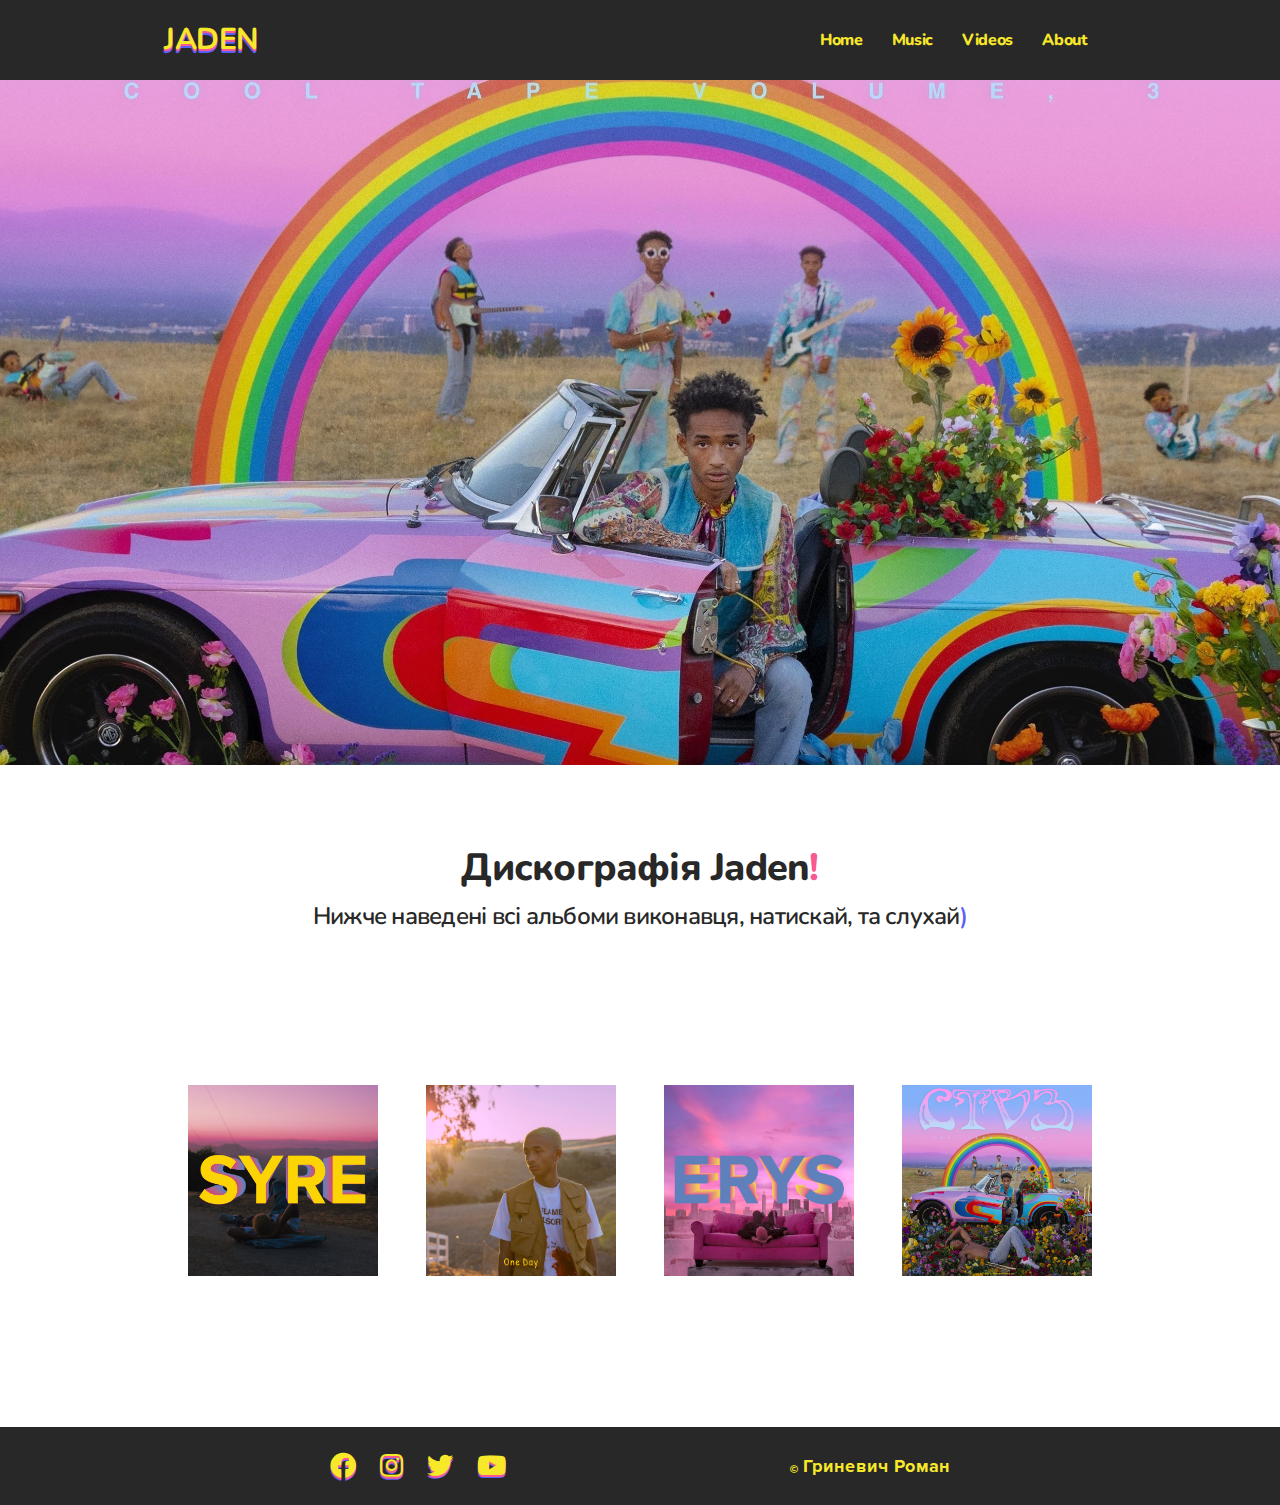
<file: music.html>
<!DOCTYPE html>
<!-- made by Roman Hrynevych -->
<html lang="en">
<!-- start of head -->
<head>
    <meta charset="UTF-8">
    <meta http-equiv="X-UA-Compatible" content="IE=edge">
    <meta name="viewport" content="width=device-width, initial-scale=1.0">
    <title>Jaden</title>
    <!-- favicon -->
    <link rel="shortcut icon" href="img/favicon.png" type="image/png">
    <!-- Google Fonts (Nunito and Montserrat) -->
    <link rel="preconnect" href="https://fonts.gstatic.com">
    <link href="https://fonts.googleapis.com/css2?family=Nunito:wght@200;300;400;600;700;800;900&display=swap" rel="stylesheet">
    <link href="https://fonts.googleapis.com/css2?family=Montserrat:wght@100;200;300;400;500;600;700;800;900&display=swap" rel="stylesheet">
    <!-- link for fontawesome -->
    <link rel="stylesheet" href="fontawesome/css/all.css">
    <!-- link for scss styles -->
    <link rel="stylesheet" href="scss/music/music.css">
    <!-- Scripts for preloader and jquery -->
    <script src="https://code.jquery.com/jquery-3.5.0.js"></script>
</head>
<!-- start of body -->
<body>
    <!-- header with dropdown menu -->
    <div class="header-wrapper">
        <header>
            <div class="cont header-flex">
                <a href="index.html" class="logo">JADEN</a>
                <ul class="menu">
                    <ul id="burger" onclick="openOrCloseDropdown()">
                        <li></li>
                    </ul>
                    <li>
                        <a href="index.html">Home</a>
                    </li>
                    <li>
                        <a href="music.html">Music</a>
                    </li>
                    <li>
                        <a href="videos.html">Videos</a>
                    </li>
                    <li>
                        <a href="about.html">About</a>
                    </li>
                </ul>
            </div>
        </header>
        <ul id="drop-down-menu">
            <div class="drop-down-flex">
                <li class="nav-link">
                    <a href="index.html">Home</a>
                </li>
                <li class="nav-link">
                    <a href="music.html">Music</a>
                </li>
                <li class="nav-link">
                    <a href="videos.html">Videos</a>
                </li>
                <li class="nav-link">
                    <a href="about.html">About</a>
                </li>
            </div>
        </ul>    
    </div>
    <!-- main part of file -->
    <div class="container">
        <div id="billboardcover"></div>
        <div class="cont">
            <div class="billboard">
                <div class="title">Дискографія Jaden</div>
                <div class="text">Нижче наведені всі альбоми виконавця, натискай, та слухай</div>
            </div>
            <div class="albums">
                <div class="album" id="coverOfAlbum1" onclick="transformToFullScreen(this.id)">
                    <img src="img/albums_covers/SYRE_cover.jpg" alt="SYRE">
                    <div class="title">SYRE</div>
                    <div class="links">
                        <a href=""></a>
                        <a href=""></a>
                        <a href=""></a>
                        <a href=""></a>
                    </div>
                    <div class="spotifyiframe">iframe_SYRE</div>
                </div>
                <div class="album" id="coverOfAlbum2" onclick="transformToFullScreen(this.id)">
                    <img src="img/albums_covers/The_Sunset_Tapes_cover.jpg" alt="The Sunset Tapes">
                    <div class="title">The Sunset Tapes</div>
                    <div class="spotifyiframe">iframe_SunsetTapes</div>
                </div>
                <div class="album" id="coverOfAlbum3" onclick="transformToFullScreen(this.id)">
                    <img src="img/albums_covers/ERYS_cover.jpg" alt="ERYS">
                    <div class="title">ERYS</div>
                    <div class="spotifyiframe">iframe_ERYS</div>
                </div>
                <div class="album" id="coverOfAlbum4" onclick="transformToFullScreen(this.id)">
                    <img src="img/albums_covers/CTV3_cover.jpg" alt="CTV3">
                    <div class="title">CTV3</div>
                    <div class="spotifyiframe">iframe_CTV3</div>
                </div>
            </div>
        </div>
    </div>
    <!-- Spotify widgets -->
    <div class="content-focus" id="popup">
        <div class="wrapper" onclick="removeDiv()"></div>
        <div class="content">
            <div class="cloned">
                <iframe class="hidden" id="iframe_SYRE"
                    src="https://open.spotify.com/embed/album/4IFpj2jyRcugt1yzH82m3E" width="100%" frameborder="0"
                    allowtransparency="true" allow="encrypted-media"></iframe>
                <iframe class="hidden" id="iframe_SunsetTapes"
                    src="https://open.spotify.com/embed/album/5SEBhuhm9MbbRg3YOOuaCR" width="100%" frameborder="0"
                    allowtransparency="true" allow="encrypted-media"></iframe>
                <iframe class="hidden" id="iframe_ERYS"
                    src="https://open.spotify.com/embed/album/6cKBoHXh7dKn2gVsGniZ58" width="100%" frameborder="0"
                    allowtransparency="true" allow="encrypted-media"></iframe>
                <iframe class="hidden" id="iframe_CTV3"
                    src="https://open.spotify.com/embed/album/2NuZ1TloomufyKf57ZLBQn" width="100%" frameborder="0"
                    allowtransparency="true" allow="encrypted-media"></iframe>
            </div>
        </div>
    </div>
    <!-- footer -->
    <footer>
        <div class="footer-cont">
            <div class="social-media">
                <a href="https://www.facebook.com/officialjaden"><i class="fab fa-facebook"></i></a>
                <a href="https://www.instagram.com/c.syresmith/?hl=en"><i class="fab fa-instagram"></i></a>
                <a href="https://twitter.com/jaden"><i class="fab fa-twitter"></i></a>
                <a href="https://www.youtube.com/channel/UC-w7D3GsJecTHA8Sjcyn6sQ"><i class="fab fa-youtube"></i></a>
            </div> 
            <div class="break-mobile"></div> 
            <a href="about.html" class="copyright"><i class="far fa-copyright"></i> Гриневич Роман</a>
        </div>
    </footer>

    <!-- Scripts -->
    <script src="/js/menu-mobile-drop-down-menu.js"></script>
    <script src="/js/music_popup.js"></script>
</body>
</html>
</file>
<file: scss/music/music.css>
html, body, div, span, applet, object, iframe, h1, h2, h3, h4, h5, h6, p, blockquote, pre, a, abbr, acronym, address, big, cite, code, del, dfn, em, img, ins, kbd, q, s, samp, small, strike, strong, sub, sup, tt, var, b, u, i, center, dl, dt, dd, ol, ul, li, fieldset, form, label, legend, table, caption, tbody, tfoot, thead, tr, th, td, article, aside, canvas, details, embed, figure, figcaption, footer, header, hgroup, menu, nav, output, ruby, section, summary, time, mark, audio, video {
  margin: 0;
  padding: 0;
  border: 0;
  font-size: 100%;
  font: inherit;
  vertical-align: baseline;
}

/* HTML5 display-role reset for older browsers */
article, aside, details, figcaption, figure, footer, header, hgroup, menu, nav, section {
  display: block;
}

body {
  line-height: 1;
}

ol, ul {
  list-style: none;
}

blockquote, q {
  quotes: none;
}

blockquote:before, blockquote:after {
  content: '';
  content: none;
}

q:before, q:after {
  content: '';
  content: none;
}

table {
  border-collapse: collapse;
  border-spacing: 0;
}

@font-face {
  font-family: "Proxima-L";
  src: url("../../fonts/ProximaNova-Light.ttf") format("truetype");
  font-weight: normal;
  font-style: normal;
}

@font-face {
  font-family: "Proxima-R";
  src: url("../../fonts/ProximaNova-Regular.ttf") format("truetype");
  font-weight: normal;
  font-style: normal;
}

@font-face {
  font-family: "Proxima-SB";
  src: url("../../fonts/ProximaNova-Semibold.ttf") format("truetype");
  font-weight: normal;
  font-style: normal;
}

@font-face {
  font-family: "Proxima-B";
  src: url("../../fonts/ProximaNova-Bold.ttf") format("truetype");
  font-weight: normal;
  font-style: normal;
}

@font-face {
  font-family: "Proxima-EXB";
  src: url("../../fonts/ProximaNova-Extrabld.ttf") format("truetype");
  font-weight: normal;
  font-style: normal;
}

body:hover::-webkit-scrollbar-thumb, .content-focus .content:hover::-webkit-scrollbar-thumb {
  background: linear-gradient(341deg, #F75990 15%, #F8E82A 79%);
}

body::-webkit-scrollbar-thumb, .content-focus .content::-webkit-scrollbar-thumb {
  background: linear-gradient(341deg, #F75990 15%, #595FF7 79%);
}

body::-webkit-scrollbar, .content-focus .content::-webkit-scrollbar {
  width: 13px;
  cursor: pointer;
}

body::-webkit-scrollbar-thumb, .content-focus .content::-webkit-scrollbar-thumb {
  border-radius: 15px;
  border: solid 3px #282828;
  -webkit-transition-timing-function: ease;
          transition-timing-function: ease;
  transition: 0.3s;
  -o-transition: 0.3s;
  -moz-transition: 0.3s;
  -webkit-transition: 0.3s;
  -ms-transition: 0.3s;
}

body::-webkit-scrollbar-track, .content-focus .content::-webkit-scrollbar-track {
  background: #282828;
}

#preloader {
  position: fixed;
  z-index: 99999;
  left: 0;
  top: 0;
  width: 100%;
  height: 100%;
  background: #282828;
  color: #F8E82A;
  font-size: 120px;
  text-align: center;
  font-weight: 700;
  letter-spacing: -0.02em;
  line-height: 100vh;
  -webkit-transition-timing-function: ease-in-out;
          transition-timing-function: ease-in-out;
  transition: 0.3s;
  -o-transition: 0.3s;
  -moz-transition: 0.3s;
  -webkit-transition: 0.3s;
  -ms-transition: 0.3s;
  -webkit-animation: animation-preloader 1.75s infinite;
          animation: animation-preloader 1.75s infinite;
}

@media only screen and (max-device-width: 761px) {
  #preloader {
    font-size: 60px;
  }
}

@media only screen and (min-device-width: 762px) and (max-device-width: 800px) {
  #preloader {
    font-size: 32px;
  }
}

@-webkit-keyframes animation-preloader {
  0% {
    -webkit-transform: scale(1);
            transform: scale(1);
    text-shadow: none;
  }
  50% {
    -webkit-transform: scale(1.3);
            transform: scale(1.3);
    text-shadow: 0px 2px 0px #F75990, 0px 4px 0px #595FF7;
  }
  100% {
    -webkit-transform: scale(1);
            transform: scale(1);
    text-shadow: none;
  }
}

@keyframes animation-preloader {
  0% {
    -webkit-transform: scale(1);
            transform: scale(1);
    text-shadow: none;
  }
  50% {
    -webkit-transform: scale(1.3);
            transform: scale(1.3);
    text-shadow: 0px 2px 0px #F75990, 0px 4px 0px #595FF7;
  }
  100% {
    -webkit-transform: scale(1);
            transform: scale(1);
    text-shadow: none;
  }
}

.container img {
  width: 100%;
  background-position: center center;
  background-size: cover;
  background-repeat: no-repeat;
}

body {
  background: #fff;
  color: #282828;
  font-family: "Nunito", sans-serif, sans-serif;
}

@font-face {
  font-family: "Proxima-L";
  src: url("../../fonts/ProximaNova-Light.ttf") format("truetype");
  font-weight: normal;
  font-style: normal;
}

@font-face {
  font-family: "Proxima-R";
  src: url("../../fonts/ProximaNova-Regular.ttf") format("truetype");
  font-weight: normal;
  font-style: normal;
}

@font-face {
  font-family: "Proxima-SB";
  src: url("../../fonts/ProximaNova-Semibold.ttf") format("truetype");
  font-weight: normal;
  font-style: normal;
}

@font-face {
  font-family: "Proxima-B";
  src: url("../../fonts/ProximaNova-Bold.ttf") format("truetype");
  font-weight: normal;
  font-style: normal;
}

@font-face {
  font-family: "Proxima-EXB";
  src: url("../../fonts/ProximaNova-Extrabld.ttf") format("truetype");
  font-weight: normal;
  font-style: normal;
}

body:hover::-webkit-scrollbar-thumb, .content-focus .content:hover::-webkit-scrollbar-thumb {
  background: linear-gradient(341deg, #F75990 15%, #F8E82A 79%);
}

body::-webkit-scrollbar-thumb, .content-focus .content::-webkit-scrollbar-thumb {
  background: linear-gradient(341deg, #F75990 15%, #595FF7 79%);
}

body::-webkit-scrollbar, .content-focus .content::-webkit-scrollbar {
  width: 13px;
  cursor: pointer;
}

body::-webkit-scrollbar-thumb, .content-focus .content::-webkit-scrollbar-thumb {
  border-radius: 15px;
  border: solid 3px #282828;
  -webkit-transition-timing-function: ease;
          transition-timing-function: ease;
  transition: 0.3s;
  -o-transition: 0.3s;
  -moz-transition: 0.3s;
  -webkit-transition: 0.3s;
  -ms-transition: 0.3s;
}

body::-webkit-scrollbar-track, .content-focus .content::-webkit-scrollbar-track {
  background: #282828;
}

#preloader {
  position: fixed;
  z-index: 99999;
  left: 0;
  top: 0;
  width: 100%;
  height: 100%;
  background: #282828;
  color: #F8E82A;
  font-size: 120px;
  text-align: center;
  font-weight: 700;
  letter-spacing: -0.02em;
  line-height: 100vh;
  -webkit-transition-timing-function: ease-in-out;
          transition-timing-function: ease-in-out;
  transition: 0.3s;
  -o-transition: 0.3s;
  -moz-transition: 0.3s;
  -webkit-transition: 0.3s;
  -ms-transition: 0.3s;
  -webkit-animation: animation-preloader 1.75s infinite;
          animation: animation-preloader 1.75s infinite;
}

@media only screen and (max-device-width: 761px) {
  #preloader {
    font-size: 60px;
  }
}

@media only screen and (min-device-width: 762px) and (max-device-width: 800px) {
  #preloader {
    font-size: 32px;
  }
}

@keyframes animation-preloader {
  0% {
    -webkit-transform: scale(1);
            transform: scale(1);
    text-shadow: none;
  }
  50% {
    -webkit-transform: scale(1.3);
            transform: scale(1.3);
    text-shadow: 0px 2px 0px #F75990, 0px 4px 0px #595FF7;
  }
  100% {
    -webkit-transform: scale(1);
            transform: scale(1);
    text-shadow: none;
  }
}

.container img {
  width: 100%;
  background-position: center center;
  background-size: cover;
  background-repeat: no-repeat;
}

body {
  background: #fff;
  color: #282828;
  font-family: "Nunito", sans-serif, sans-serif;
}

.cont {
  width: 74.3056%;
  margin: 0 auto;
}

.cont.header-flex {
  height: 100%;
  display: -webkit-box;
  display: -ms-flexbox;
  display: flex;
  -webkit-box-pack: justify;
      -ms-flex-pack: justify;
          justify-content: space-between;
  -webkit-box-align: center;
      -ms-flex-align: center;
          align-items: center;
}

@media only screen and (max-device-width: 761px) {
  .cont.header-flex {
    -webkit-box-pack: center;
        -ms-flex-pack: center;
            justify-content: center;
    -webkit-box-orient: vertical;
    -webkit-box-direction: normal;
        -ms-flex-direction: column;
            flex-direction: column;
  }
}

.header-wrapper header {
  position: fixed;
  background-color: rgba(0, 0, 0, 0.4);
  -webkit-backdrop-filter: blur(10px);
          backdrop-filter: blur(10px);
  z-index: 3;
  height: calc(80px - 20px);
  width: 100%;
  -webkit-transition-timing-function: ease;
          transition-timing-function: ease;
  transition: 0.4s;
  -o-transition: 0.4s;
  -moz-transition: 0.4s;
  -webkit-transition: 0.4s;
  -ms-transition: 0.4s;
}

.header-wrapper header:hover {
  background-color: #282828;
  height: 80px;
}

.header-wrapper header .logo {
  font-size: 30px;
  font-weight: 700;
  letter-spacing: -0.02em;
  color: #F8E82A;
  text-shadow: 0px 2px 0px #F75990, 0px 4px 0px #595FF7;
  text-decoration: none;
  position: relative;
  -webkit-transition-timing-function: ease;
          transition-timing-function: ease;
  transition: 0.3s;
  -o-transition: 0.3s;
  -moz-transition: 0.3s;
  -webkit-transition: 0.3s;
  -ms-transition: 0.3s;
}

@media only screen and (max-device-width: 761px) {
  .header-wrapper header .logo {
    font-size: 42px;
  }
}

@media only screen and (min-device-width: 762px) and (max-device-width: 800px) {
  .header-wrapper header .logo {
    font-size: 32px;
  }
}

.header-wrapper header .logo:hover {
  text-shadow: none;
  color: #F75990;
}

.header-wrapper header .menu {
  display: -webkit-box;
  display: -ms-flexbox;
  display: flex;
  -webkit-box-pack: justify;
      -ms-flex-pack: justify;
          justify-content: space-between;
  -webkit-box-align: center;
      -ms-flex-align: center;
          align-items: center;
}

.header-wrapper header .menu #burger {
  display: none;
}

.header-wrapper header .menu > li {
  margin-right: 29px;
}

.header-wrapper header .menu > li a {
  font-weight: 800;
  font-size: 16px;
  letter-spacing: -0.02em;
  color: #F8E82A;
  text-decoration: none;
  position: relative;
  -webkit-transition-timing-function: ease;
          transition-timing-function: ease;
  transition: 0.3s;
  -o-transition: 0.3s;
  -moz-transition: 0.3s;
  -webkit-transition: 0.3s;
  -ms-transition: 0.3s;
}

.header-wrapper header .menu > li a::before {
  width: 0;
  height: 2px;
  bottom: -1px;
  left: 50%;
  position: absolute;
  content: " ";
  background: #F75990;
  border-radius: 5px;
  -webkit-transition-timing-function: ease;
          transition-timing-function: ease;
  transition: 0.3s;
  -o-transition: 0.3s;
  -moz-transition: 0.3s;
  -webkit-transition: 0.3s;
  -ms-transition: 0.3s;
}

.header-wrapper header .menu > li a:hover {
  color: #F75990;
}

.header-wrapper header .menu > li a:hover::before {
  width: 110%;
  color: #F75990;
  left: -5%;
}

.header-wrapper #drop-down-menu {
  display: none;
}

@media only screen and (max-device-width: 761px) {
  .header-wrapper header {
    height: calc(80px);
  }
  .header-wrapper header.active {
    background: #282828;
  }
  .header-wrapper header > .cont {
    position: relative;
  }
  .header-wrapper header .menu > li {
    display: none;
  }
  .header-wrapper header .menu #burger {
    display: block;
    position: absolute;
    top: 53%;
    -webkit-transform: translate(0, -50%);
            transform: translate(0, -50%);
    right: -20px;
  }
  .header-wrapper header .menu #burger li {
    width: 30px;
    height: 3px;
    background: #F8E82A;
    display: block;
    margin-bottom: 5px;
    border-radius: 20px;
    opacity: 1;
    position: relative;
    -webkit-transition-timing-function: ease-in-out;
            transition-timing-function: ease-in-out;
    transition: 0.5s;
    -o-transition: 0.5s;
    -moz-transition: 0.5s;
    -webkit-transition: 0.5s;
    -ms-transition: 0.5s;
  }
  .header-wrapper header .menu #burger li::before, .header-wrapper header .menu #burger li::after {
    -webkit-transition-timing-function: ease;
            transition-timing-function: ease;
    transition: 0.3s;
    -o-transition: 0.3s;
    -moz-transition: 0.3s;
    -webkit-transition: 0.3s;
    -ms-transition: 0.3s;
    position: absolute;
    left: 0;
    height: 3.5px;
    width: 30px;
    content: "";
    background: #F8E82A;
    border-radius: 20px;
  }
  .header-wrapper header .menu #burger li::before {
    top: -8px;
  }
  .header-wrapper header .menu #burger li::after {
    bottom: -8px;
  }
  .header-wrapper header .menu #burger.active li {
    background: transparent;
  }
  .header-wrapper header .menu #burger.active li::before, .header-wrapper header .menu #burger.active li::after {
    background: #F75990;
    -webkit-transform: rotateZ(45deg);
            transform: rotateZ(45deg);
    top: 0;
    bottom: 0;
  }
  .header-wrapper header .menu #burger.active li::after {
    -webkit-transform: rotateZ(-45deg);
            transform: rotateZ(-45deg);
  }
  .header-wrapper #drop-down-menu {
    position: fixed;
    height: 0;
    width: 100%;
    top: 0;
    left: 0;
    z-index: 2;
    display: block;
    opacity: 0;
    -webkit-transition-timing-function: ease-out;
            transition-timing-function: ease-out;
    transition: 0.5s;
    -o-transition: 0.5s;
    -moz-transition: 0.5s;
    -webkit-transition: 0.5s;
    -ms-transition: 0.5s;
  }
  .header-wrapper #drop-down-menu.active {
    -webkit-transition-timing-function: ease-out;
            transition-timing-function: ease-out;
    transition: 0.5s;
    -o-transition: 0.5s;
    -moz-transition: 0.5s;
    -webkit-transition: 0.5s;
    -ms-transition: 0.5s;
    height: 100%;
    background: #282828;
    opacity: 1;
  }
  .header-wrapper #drop-down-menu .drop-down-flex {
    height: 100%;
    text-align: center;
    display: -webkit-box;
    display: -ms-flexbox;
    display: flex;
    -webkit-box-orient: vertical;
    -webkit-box-direction: normal;
        -ms-flex-direction: column;
            flex-direction: column;
    -webkit-box-pack: center;
        -ms-flex-pack: center;
            justify-content: center;
  }
  .header-wrapper #drop-down-menu .drop-down-flex li {
    padding: 25px 0;
  }
  .header-wrapper #drop-down-menu .drop-down-flex li:nth-child(1) {
    -webkit-transition-timing-function: ease;
            transition-timing-function: ease;
    transition: 0.25s;
    -o-transition: 0.25s;
    -moz-transition: 0.25s;
    -webkit-transition: 0.25s;
    -ms-transition: 0.25s;
    opacity: 0;
  }
  .header-wrapper #drop-down-menu .drop-down-flex li:nth-child(1).nav-link-open {
    opacity: 1;
    -webkit-transform: translateY(15px);
            transform: translateY(15px);
    -webkit-transition-delay: 0.25s;
            transition-delay: 0.25s;
  }
  .header-wrapper #drop-down-menu .drop-down-flex li:nth-child(2) {
    -webkit-transition-timing-function: ease;
            transition-timing-function: ease;
    transition: 0.25s;
    -o-transition: 0.25s;
    -moz-transition: 0.25s;
    -webkit-transition: 0.25s;
    -ms-transition: 0.25s;
    opacity: 0;
  }
  .header-wrapper #drop-down-menu .drop-down-flex li:nth-child(2).nav-link-open {
    opacity: 1;
    -webkit-transform: translateY(15px);
            transform: translateY(15px);
    -webkit-transition-delay: 0.5s;
            transition-delay: 0.5s;
  }
  .header-wrapper #drop-down-menu .drop-down-flex li:nth-child(3) {
    -webkit-transition-timing-function: ease;
            transition-timing-function: ease;
    transition: 0.25s;
    -o-transition: 0.25s;
    -moz-transition: 0.25s;
    -webkit-transition: 0.25s;
    -ms-transition: 0.25s;
    opacity: 0;
  }
  .header-wrapper #drop-down-menu .drop-down-flex li:nth-child(3).nav-link-open {
    opacity: 1;
    -webkit-transform: translateY(15px);
            transform: translateY(15px);
    -webkit-transition-delay: 0.75s;
            transition-delay: 0.75s;
  }
  .header-wrapper #drop-down-menu .drop-down-flex li:nth-child(4) {
    -webkit-transition-timing-function: ease;
            transition-timing-function: ease;
    transition: 0.25s;
    -o-transition: 0.25s;
    -moz-transition: 0.25s;
    -webkit-transition: 0.25s;
    -ms-transition: 0.25s;
    opacity: 0;
  }
  .header-wrapper #drop-down-menu .drop-down-flex li:nth-child(4).nav-link-open {
    opacity: 1;
    -webkit-transform: translateY(15px);
            transform: translateY(15px);
    -webkit-transition-delay: 1s;
            transition-delay: 1s;
  }
  .header-wrapper #drop-down-menu .drop-down-flex li a {
    font-weight: 800;
    font-size: 42px;
    letter-spacing: -0.02em;
    color: #F8E82A;
    text-decoration: none;
    padding: 10px 0;
  }
  .header-wrapper #drop-down-menu .drop-down-flex li a:hover {
    color: #F75990;
  }
}

footer {
  margin-top: -5px;
  background: #282828;
}

footer .footer-cont {
  width: 50%;
  margin: 0 auto;
  display: -webkit-box;
  display: -ms-flexbox;
  display: flex;
  -ms-flex-wrap: wrap;
      flex-wrap: wrap;
  -webkit-box-align: center;
      -ms-flex-align: center;
          align-items: center;
  -webkit-box-pack: justify;
      -ms-flex-pack: justify;
          justify-content: space-between;
  padding: 25px 0;
}

@media only screen and (max-device-width: 761px) {
  footer .footer-cont {
    width: 74.3056%;
    -webkit-box-pack: center;
        -ms-flex-pack: center;
            justify-content: center;
  }
}

footer .footer-cont .social-media {
  -ms-flex-item-align: center;
      -ms-grid-row-align: center;
      align-self: center;
}

footer .footer-cont .break-mobile {
  display: none;
}

footer a {
  font-size: 26px;
  margin: 0 10px;
  color: #F8E82A;
  text-shadow: 0px 1.5px 0px #F75990, 0px 3px 0px #595FF7;
  text-decoration: none;
  -webkit-transition-timing-function: ease;
          transition-timing-function: ease;
  transition: 0.3s;
  -o-transition: 0.3s;
  -moz-transition: 0.3s;
  -webkit-transition: 0.3s;
  -ms-transition: 0.3s;
}

footer a:hover {
  color: #F75990;
  text-shadow: none;
}

footer .copyright {
  font-size: 18px;
  font-family: 'Proxima-B';
  text-shadow: none;
  color: #F8E82A;
}

footer .copyright .fa-copyright {
  font-size: 8px;
}

@media only screen and (max-device-width: 761px) {
  footer .break-mobile {
    -ms-flex-preferred-size: 100%;
        flex-basis: 100%;
    height: 0;
  }
  footer .copyright {
    margin-top: 0;
  }
}

@media only screen and (max-device-width: 511px) {
  footer .copyright {
    margin-top: 20px;
  }
}

.overflow-hidden {
  overflow: hidden;
}

.break {
  -ms-flex-preferred-size: 100%;
      flex-basis: 100%;
  height: 0;
}

.break-column {
  -ms-flex-preferred-size: 100%;
      flex-basis: 100%;
  width: 0;
}

.container {
  width: 100%;
}

@media only screen and (max-device-width: 761px) {
  .container .cont {
    width: 95%;
  }
}

.container #billboardcover {
  background: url("../../img/main.jpg") no-repeat center center/cover;
  width: 100%;
  height: 85vh;
}

@media only screen and (max-device-width: 761px) {
  .container #billboardcover {
    background-image: url("../../img/phone_wallpapers/main_header.jpg");
    height: 75vh;
  }
}

.container #footercover {
  background: url("../../img/footer.jpg") no-repeat center center/cover;
  width: 100%;
  height: 90vh;
}

@media only screen and (max-device-width: 761px) {
  .container #footercover {
    background-image: url("../../img/phone_wallpapers/main_footer.jpg");
    background-position: center -250px;
    height: 45vh;
  }
}

.container .billboard {
  padding-top: 80px;
  color: #282828;
  font-family: "Nunito", sans-serif;
  text-align: center;
  font-size: 38px;
  letter-spacing: -0.02em;
  font-weight: 600;
}

@media only screen and (max-device-width: 761px) {
  .container .billboard {
    padding-top: 40px;
    font-size: 32px;
  }
}

.container .billboard .title {
  padding-bottom: 50px;
  font-weight: 800;
  line-height: 45px;
  position: relative;
}

@media only screen and (max-device-width: 761px) {
  .container .billboard .title {
    line-height: 40px;
  }
}

.container .billboard .title::after {
  content: "!";
  color: #F75990;
}

.container .billboard .text {
  font-size: 21px;
  line-height: 32px;
  padding-bottom: 70px;
}

.container .billboard .text a {
  padding: 0 3px;
  text-decoration: none;
  font-weight: 700;
  position: relative;
  white-space: nowrap;
  -webkit-transition-timing-function: ease;
          transition-timing-function: ease;
  transition: 0.3s;
  -o-transition: 0.3s;
  -moz-transition: 0.3s;
  -webkit-transition: 0.3s;
  -ms-transition: 0.3s;
}

.container .billboard .text a.red-hover {
  color: #F75990;
}

.container .billboard .text a.red-hover::after {
  background: #F75990;
}

.container .billboard .text a.orange-hover {
  color: #FFB800;
}

.container .billboard .text a.orange-hover::after {
  background: #FFB800;
}

.container .billboard .text a.purple-hover {
  color: #595FF7;
}

.container .billboard .text a.purple-hover::after {
  background: #595FF7;
}

.container .billboard .text a::after {
  content: "";
  position: absolute;
  bottom: -1px;
  right: -1%;
  height: 100%;
  width: 0;
  z-index: -1;
  -webkit-transition-timing-function: ease;
          transition-timing-function: ease;
  transition: 0.3s;
  -o-transition: 0.3s;
  -moz-transition: 0.3s;
  -webkit-transition: 0.3s;
  -ms-transition: 0.3s;
}

.container .billboard .text a:hover::after {
  left: -1%;
  width: 102%;
}

.container .billboard .text a:hover {
  color: #fff;
}

.overflow-hidden {
  overflow: hidden;
}

.break {
  -ms-flex-preferred-size: 100%;
      flex-basis: 100%;
  height: 0;
}

.break-column {
  -ms-flex-preferred-size: 100%;
      flex-basis: 100%;
  width: 0;
}

@media only screen and (max-device-width: 761px) {
  .container .cont {
    width: 95%;
  }
}

.container #billboardcover {
  background: url("../../img/music.jpg") no-repeat center center/cover;
  width: 100%;
  height: 85vh;
}

@media only screen and (max-device-width: 761px) {
  .container #billboardcover {
    background-image: url("../../img/phone_wallpapers/music_header.jpg");
    background-position: top center;
    height: 75vh;
  }
}

@media only screen and (max-device-width: 761px) {
  .container .billboard {
    padding-top: 40px;
    font-size: 32px;
  }
}

.container .billboard .title {
  padding-bottom: 10px;
}

@media only screen and (max-device-width: 761px) {
  .container .billboard .title {
    line-height: 40px;
    padding-bottom: 30px;
  }
}

.container .billboard .text {
  font-size: 24px;
  padding-bottom: 0;
}

.container .billboard .text::after {
  content: ")";
  color: #595FF7;
}

.container .albums {
  height: 500px;
  display: -webkit-box;
  display: -ms-flexbox;
  display: flex;
  -ms-flex-pack: distribute;
      justify-content: space-around;
  -webkit-box-align: center;
      -ms-flex-align: center;
          align-items: center;
}

@media only screen and (max-device-width: 761px) {
  .container .albums {
    height: auto;
    margin: 50px 0;
    -webkit-box-orient: vertical;
    -webkit-box-direction: normal;
        -ms-flex-direction: column;
            flex-direction: column;
  }
}

.container .albums .album {
  width: 20%;
  -webkit-transition-timing-function: ease;
          transition-timing-function: ease;
  transition: 0.5s;
  -o-transition: 0.5s;
  -moz-transition: 0.5s;
  -webkit-transition: 0.5s;
  -ms-transition: 0.5s;
}

@media only screen and (max-device-width: 761px) {
  .container .albums .album {
    width: 75%;
    margin: 30px 0;
  }
}

.container .albums .album:hover {
  width: 25%;
  cursor: pointer;
}

@media only screen and (max-device-width: 761px) {
  .container .albums .album:hover {
    width: 95%;
  }
}

.container .albums .album .spotifyiframe {
  display: none;
}

.container .albums .album .title {
  display: none;
}

.content-focus {
  height: 100%;
  width: 100%;
  position: fixed;
  z-index: 999;
  top: 0;
  left: 0;
  visibility: hidden;
  background: no-repeat center center / cover;
  -webkit-transition-timing-function: ease-in-out;
          transition-timing-function: ease-in-out;
  transition: 0.4s;
  -o-transition: 0.4s;
  -moz-transition: 0.4s;
  -webkit-transition: 0.4s;
  -ms-transition: 0.4s;
}

.content-focus.active {
  visibility: visible;
}

.content-focus .wrapper {
  width: 100%;
  height: 100%;
  position: fixed;
  left: 0;
  top: 0;
  cursor: pointer;
  background: rgba(0, 0, 0, 0.4);
}

.content-focus .content {
  position: relative;
  -webkit-transform: scale(0);
          transform: scale(0);
  z-index: 2;
  width: 30%;
  height: 50%;
  overflow-y: hidden;
  color: #282828;
  top: 25%;
  left: 35%;
  border-radius: 15px;
  -webkit-transition-timing-function: ease-in;
          transition-timing-function: ease-in;
  transition: 0.3s;
  -o-transition: 0.3s;
  -moz-transition: 0.3s;
  -webkit-transition: 0.3s;
  -ms-transition: 0.3s;
}

@media only screen and (max-device-width: 761px) {
  .content-focus .content {
    width: 75%;
    left: 12.5%;
  }
}

.content-focus .content.active {
  -webkit-transition-timing-function: ease-out;
          transition-timing-function: ease-out;
  transition: 0.5s;
  -o-transition: 0.5s;
  -moz-transition: 0.5s;
  -webkit-transition: 0.5s;
  -ms-transition: 0.5s;
  -webkit-transform: scale(1);
          transform: scale(1);
}

.content-focus .content iframe {
  border: none;
  border-radius: 15px;
  -webkit-transition-timing-function: ease;
          transition-timing-function: ease;
  transition: 0.5s;
  -o-transition: 0.5s;
  -moz-transition: 0.5s;
  -webkit-transition: 0.5s;
  -ms-transition: 0.5s;
}

.content-focus .content iframe.hidden {
  display: none;
  opacity: 0;
}

.content-focus .content .cloned {
  position: relative;
  width: 100%;
  z-index: 4;
}
/*# sourceMappingURL=music.css.map */
</file>
